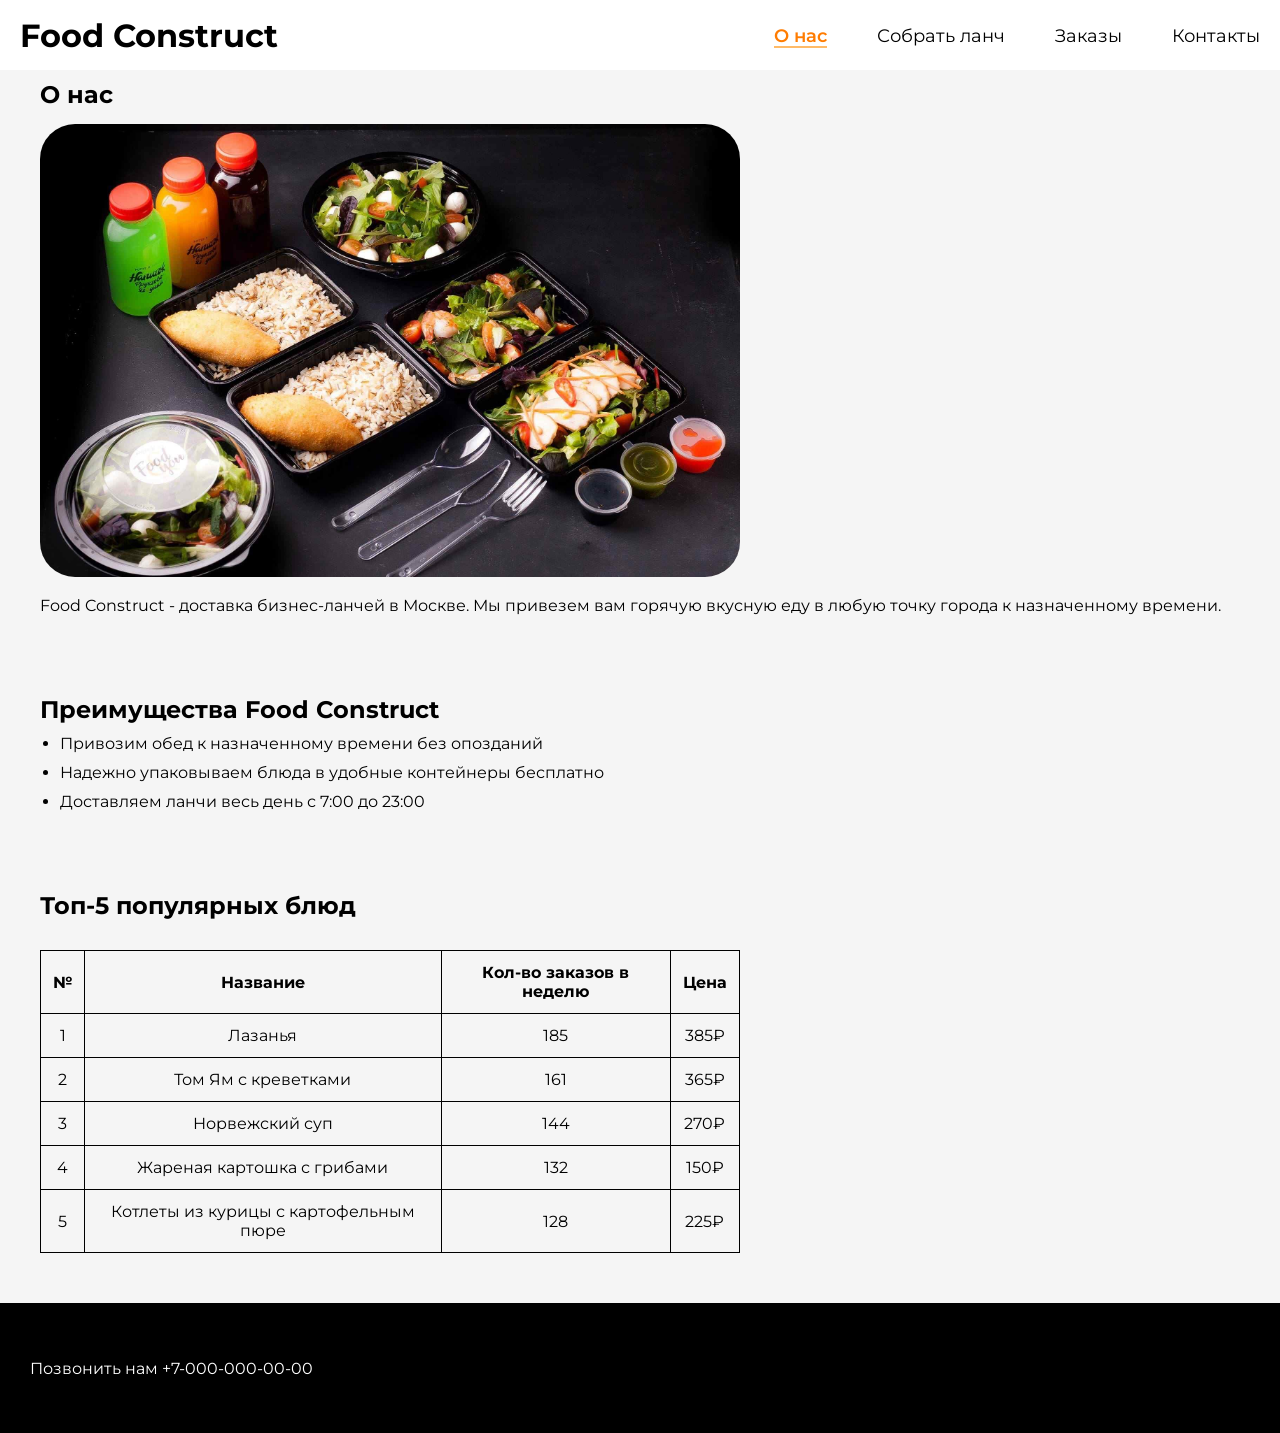
<file: index.html>
<!DOCTYPE html>
<html lang="en">
  <head>
    <meta charset="UTF-8" />
    <meta name="viewport" content="width=device-width, initial-scale=1.0" />
    <title>Food Construct</title>
    <link rel="stylesheet" href="header.css" />
    <link rel="stylesheet" href="about_us.css" />
    <link rel="preconnect" href="https://fonts.googleapis.com" />
    <link rel="preconnect" href="https://fonts.gstatic.com" crossorigin />
    <link
      href="https://fonts.googleapis.com/css2?family=Montserrat:ital,wght@0,100..900;1,100..900&display=swap"
      rel="stylesheet"
    />
  </head>
  <body>
    <div id="header-placeholder"></div>
    <main>
      <section id="about_us">
        <h2>О нас</h2>
        <img src="./img/food.jpg" alt="" />
        <p>
          Food Construct - доставка бизнес-ланчей в Москве. Мы привезем вам
          горячую вкусную еду в любую точку города к назначенному времени.
        </p>
      </section>
      <section>
        <h2>Преимущества Food Construct</h2>
        <ul>
          <li>Привозим обед к назначенному времени без опозданий</li>
          <li>Надежно упаковываем блюда в удобные контейнеры бесплатно</li>
          <li>Доставляем ланчи весь день с 7:00 до 23:00</li>
        </ul>
      </section>
      <section>
        <h2>Топ-5 популярных блюд</h2>
        <table>
          <thead>
            <tr>
              <th>№</th>
              <th>Название</th>
              <th>Кол-во заказов в неделю</th>
              <th>Цена</th>
            </tr>
          </thead>
          <tbody>
            <tr>
              <td data-label="№">1</td>
              <td data-label="Название">Лазанья</td>
              <td data-label="Заказов в неделю">185</td>
              <td data-label="Цена">385₽</td>
            </tr>
            <tr>
              <td data-label="№">2</td>
              <td data-label="Название">Том Ям с креветками</td>
              <td data-label="Заказов в неделю">161</td>
              <td data-label="Цена">365₽</td>
            </tr>
            <tr>
              <td data-label="№">3</td>
              <td data-label="Название">Норвежский суп</td>
              <td data-label="Заказов в неделю">144</td>
              <td data-label="Цена">270₽</td>
            </tr>
            <tr>
              <td data-label="№">4</td>
              <td data-label="Название">Жареная картошка с грибами</td>
              <td data-label="Заказов в неделю">132</td>
              <td data-label="Цена">150₽</td>
            </tr>
            <tr>
              <td data-label="№">5</td>
              <td data-label="Название">
                Котлеты из курицы с картофельным пюре
              </td>
              <td data-label="Заказов в неделю">128</td>
              <td data-label="Цена">225₽</td>
            </tr>
          </tbody>
        </table>
      </section>
    </main>
    <footer id="our_contacts">
      <p>Позвонить нам <a href="">+7-000-000-00-00</a></p>
    </footer>
    <script src="burger-menu.js"></script>
  </body>
</html>
</file>
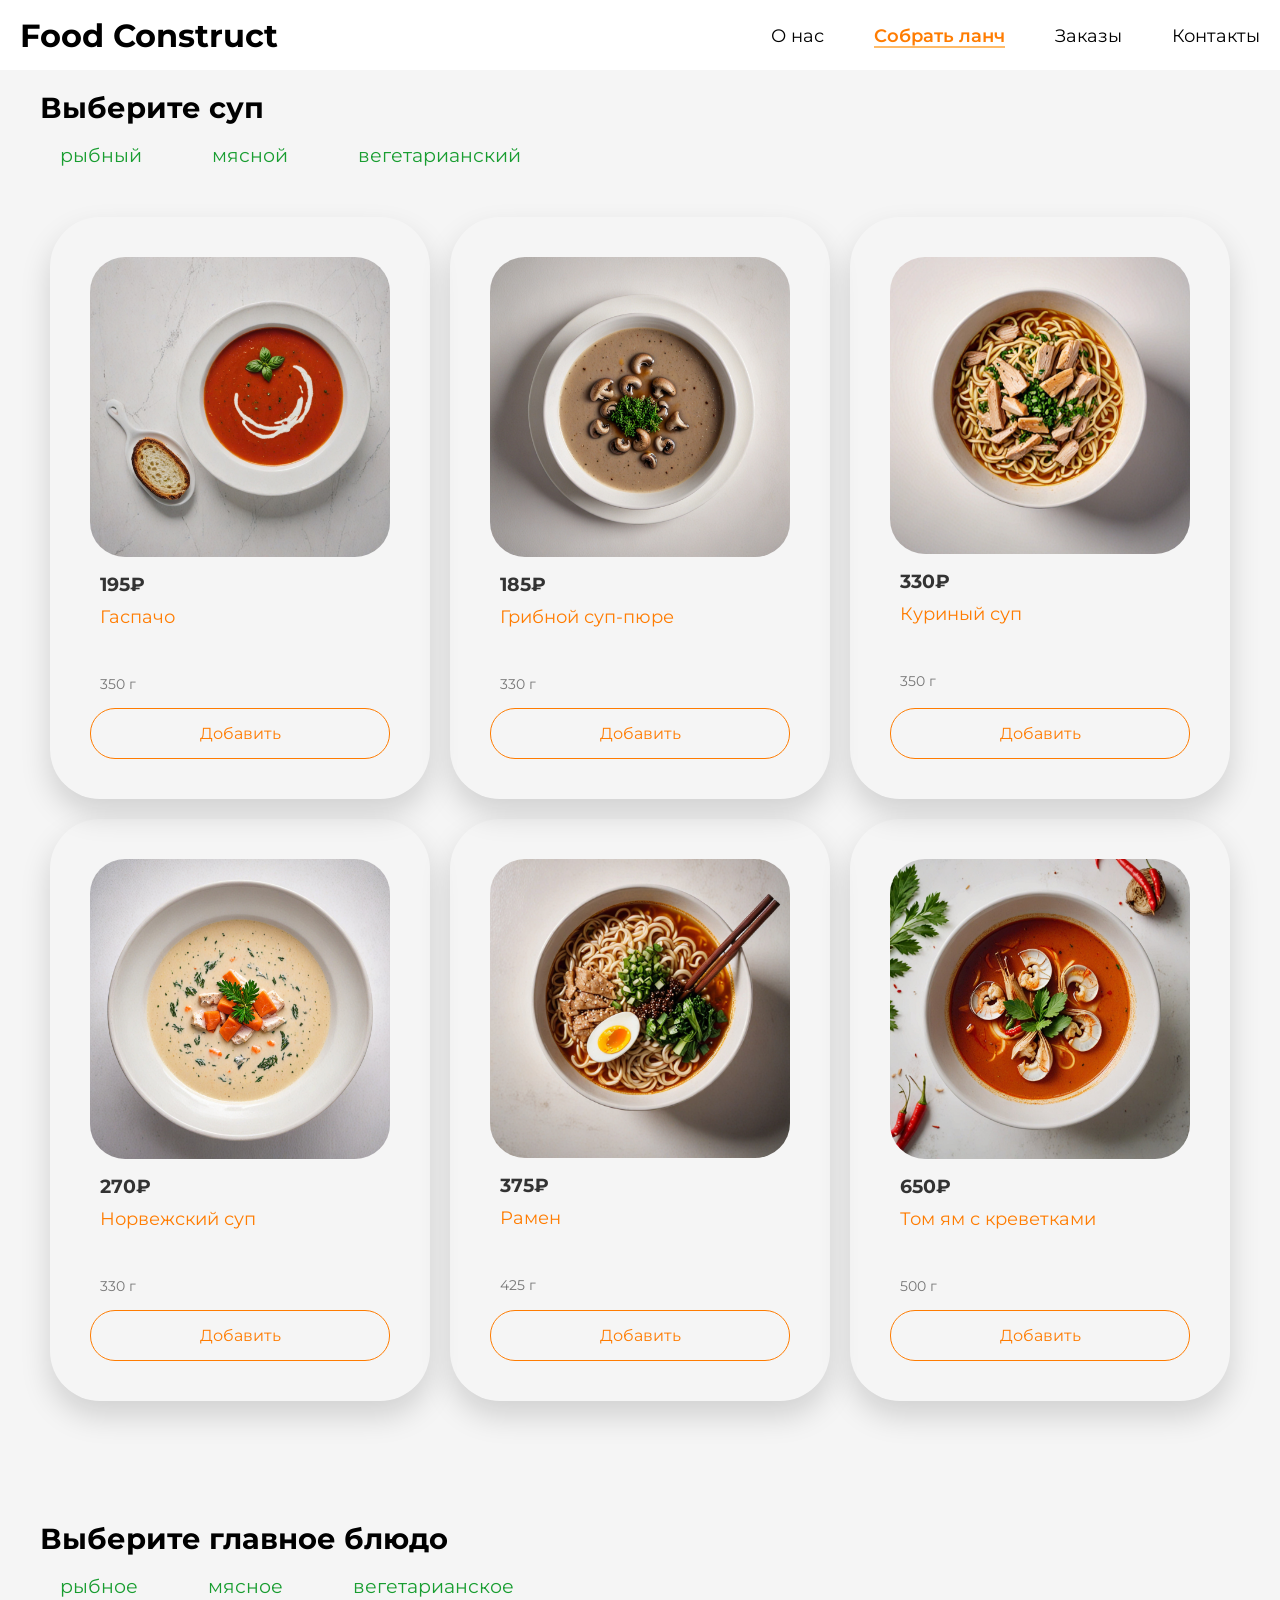
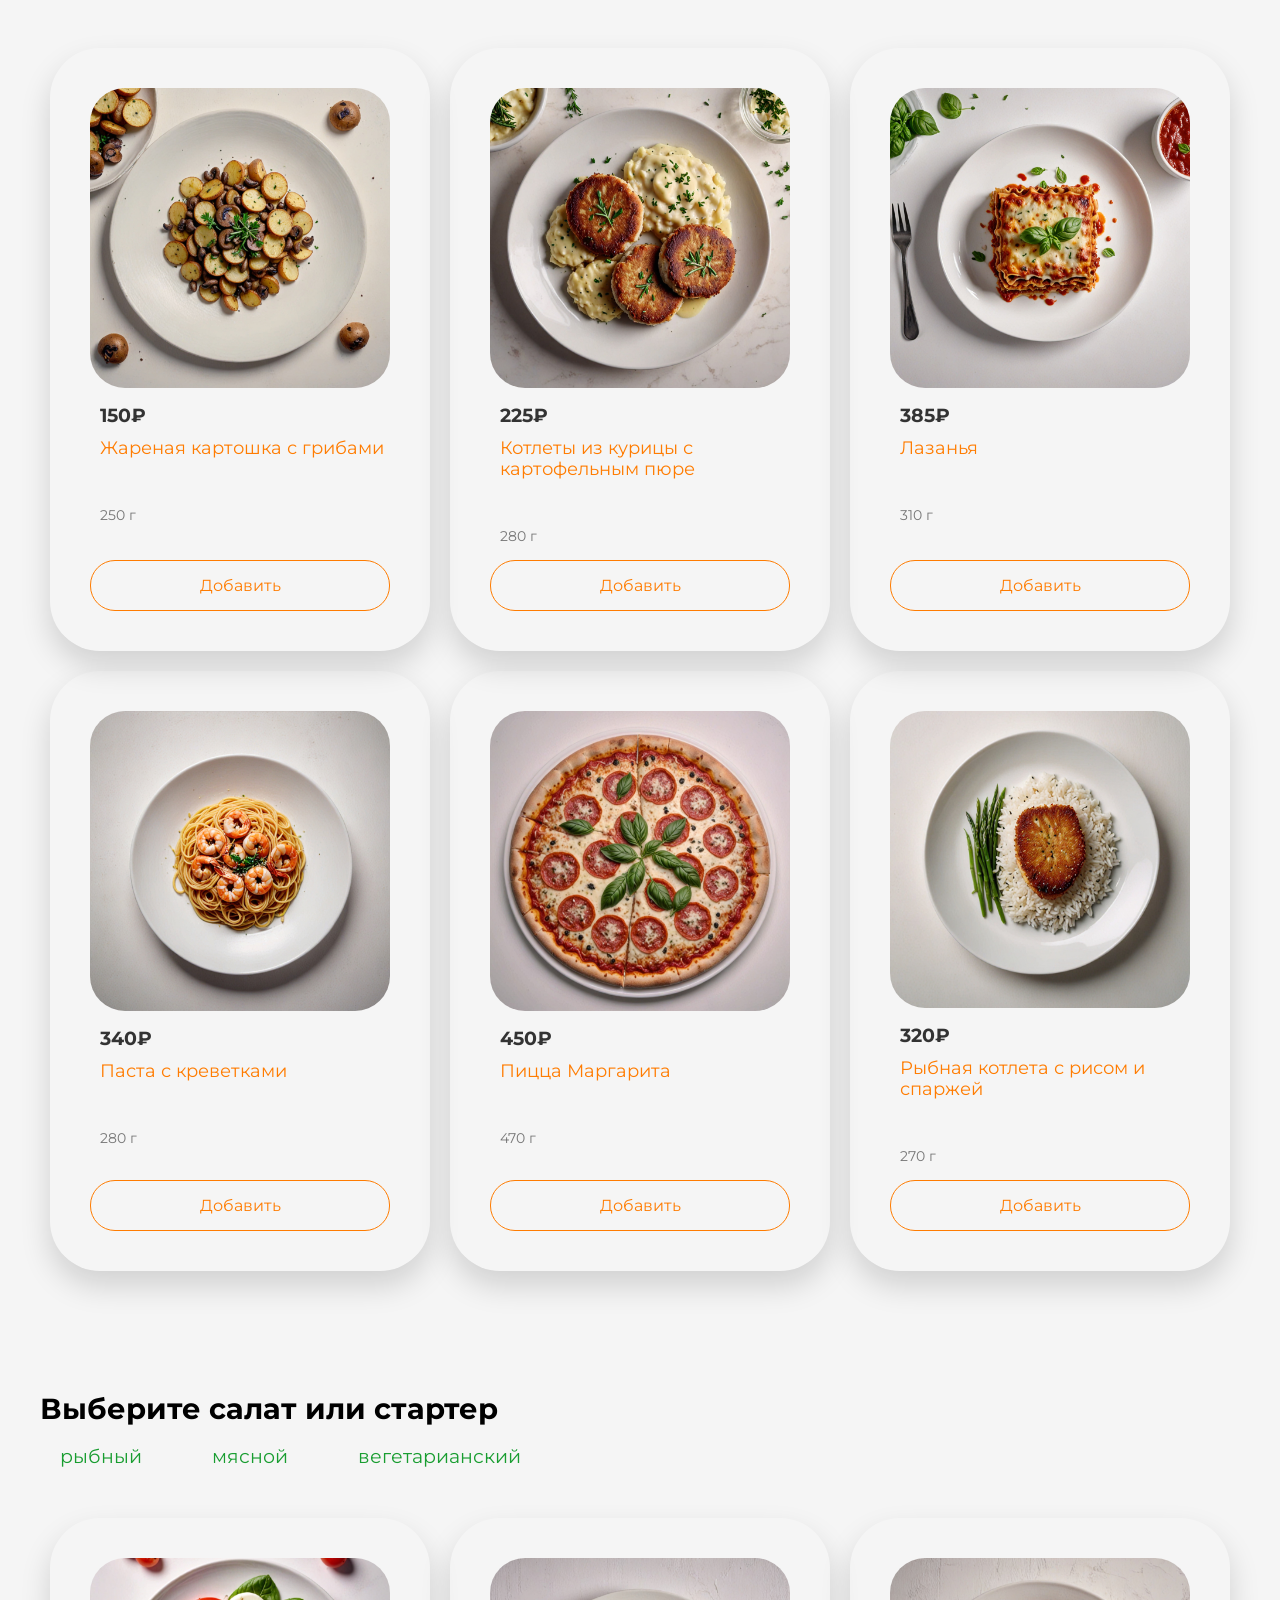
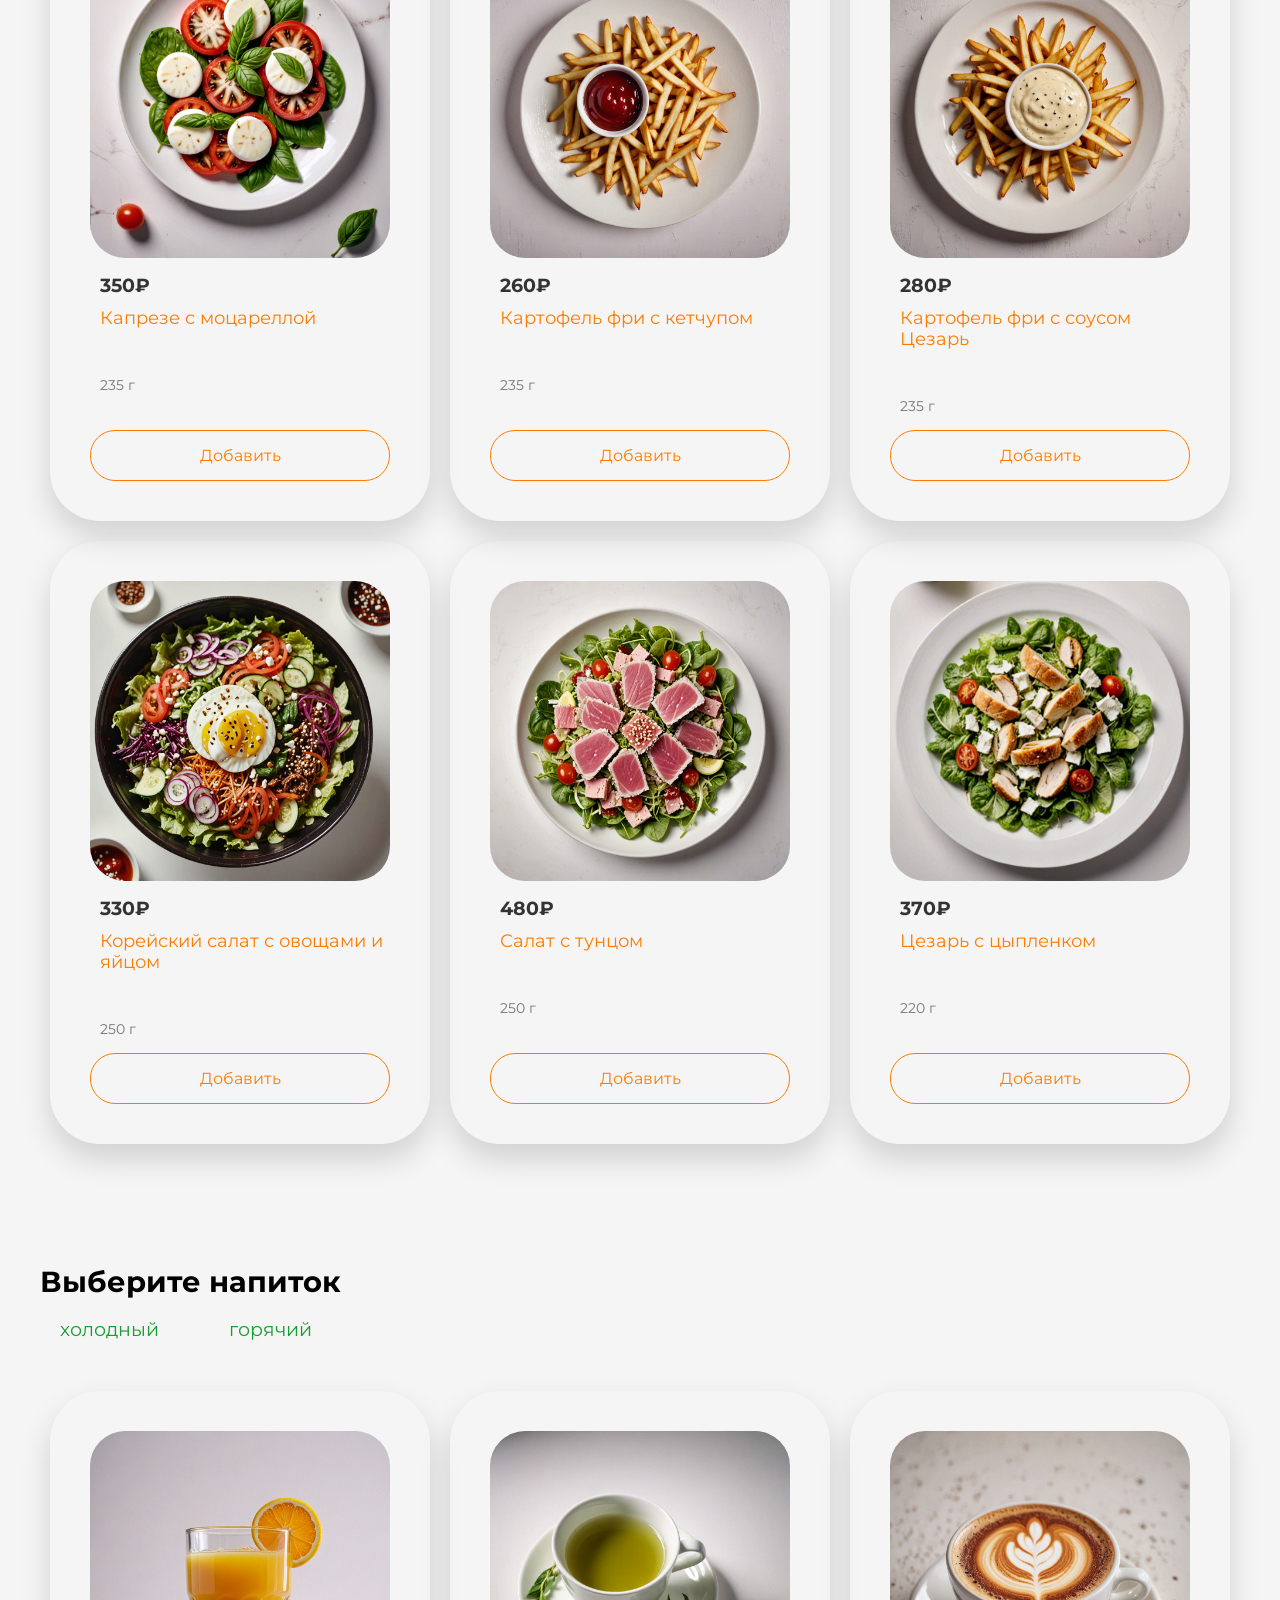
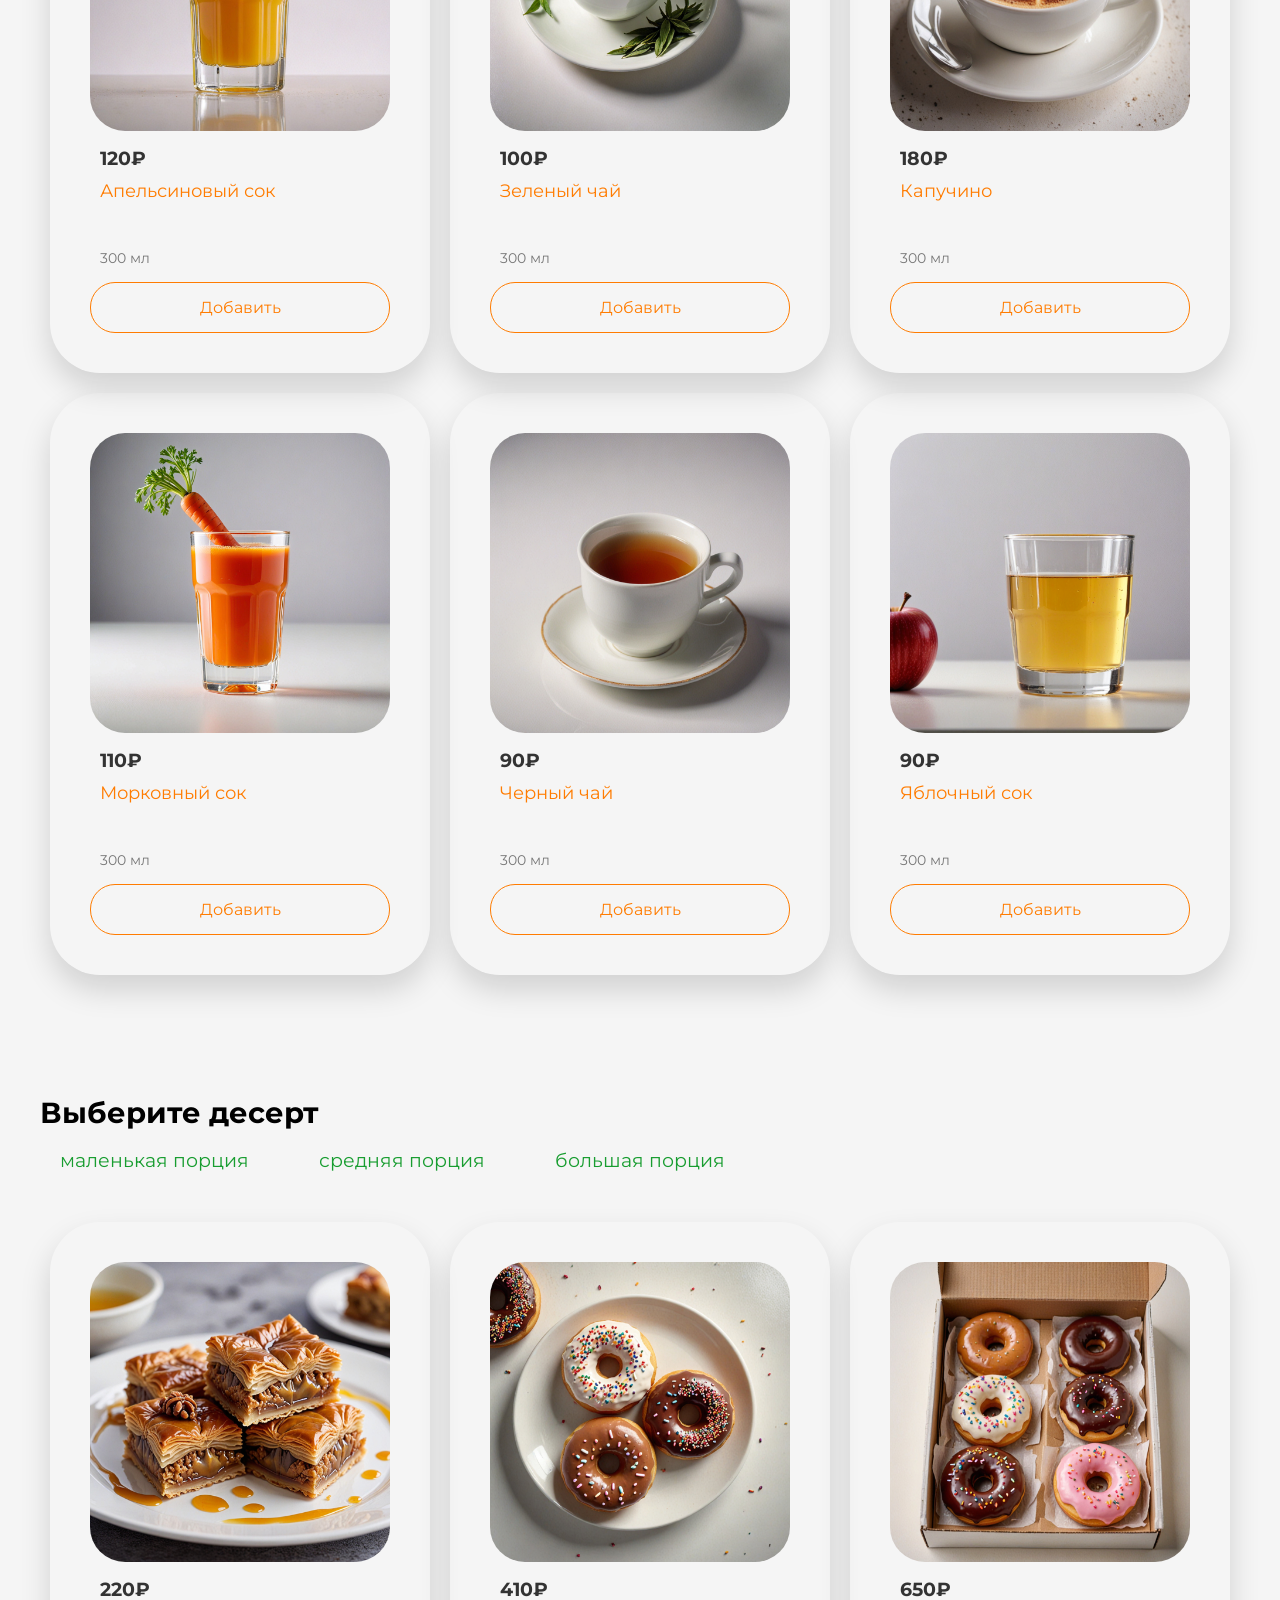
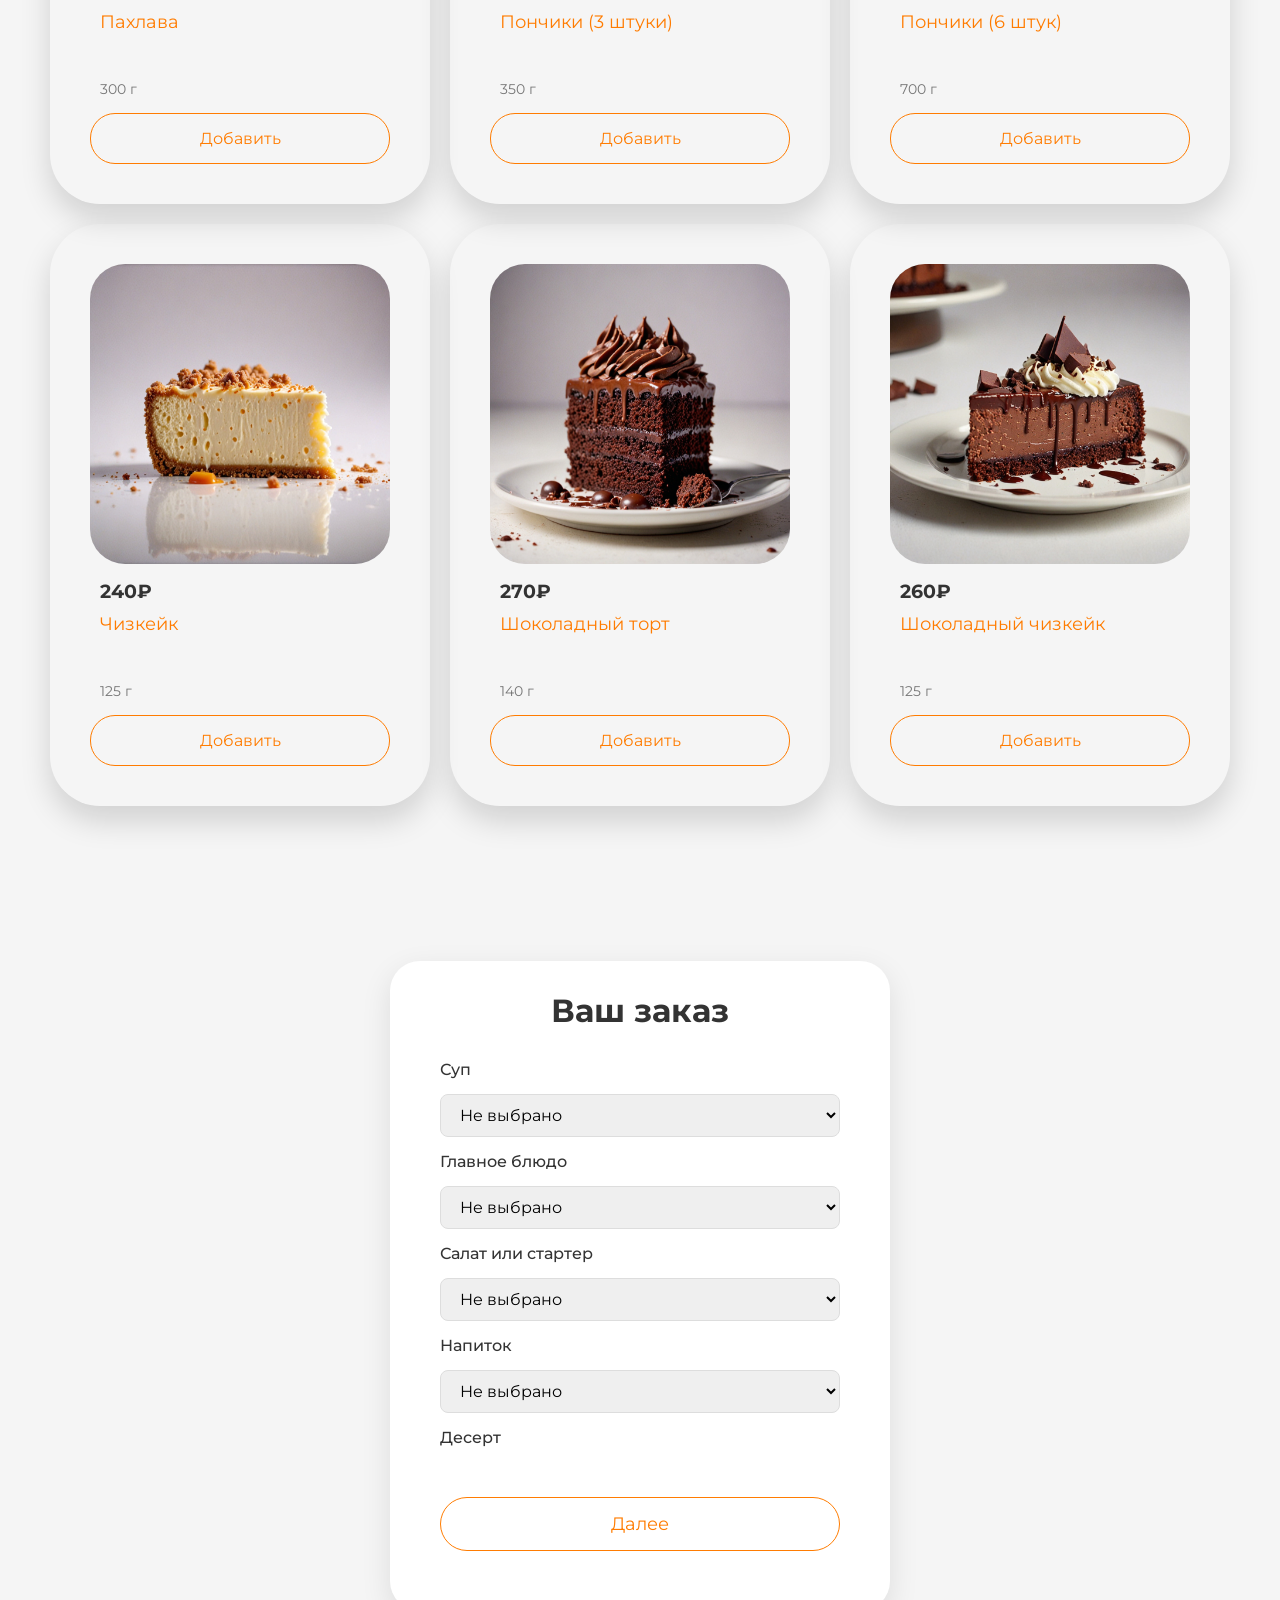
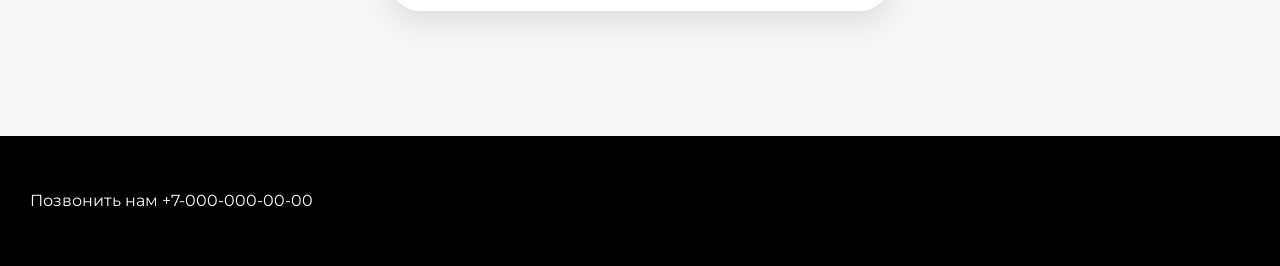
<file: make_order.html>
<!DOCTYPE html>
<html lang="en">
  <head>
    <meta charset="UTF-8" />
    <meta name="viewport" content="width=device-width, initial-scale=1.0" />
    <title>Food Construct</title>
    <link rel="stylesheet" href="header.css" />
    <link rel="stylesheet" href="make_order.css" />
    <link rel="preconnect" href="https://fonts.googleapis.com" />
    <link rel="preconnect" href="https://fonts.gstatic.com" crossorigin />
    <link
      href="https://fonts.googleapis.com/css2?family=Montserrat:ital,wght@0,100..900;1,100..900&display=swap"
      rel="stylesheet"
    />
  </head>
  <div id="toast-container"></div>
  <body>
    <div id="header-placeholder"></div>
    <main>
      <section>
        <h2>Выберите суп</h2>
        <div class="filters" data-category="soup">
          <button type="button" class="filter-btn" data-kind="fish">
            рыбный
          </button>
          <button type="button" class="filter-btn" data-kind="meat">
            мясной
          </button>
          <button type="button" class="filter-btn" data-kind="veg">
            вегетарианский
          </button>
        </div>
        <div class="list"></div>
      </section>
      <section>
        <h2>Выберите главное блюдо</h2>
        <div class="filters" data-category="main">
          <button type="button" class="filter-btn" data-kind="fish">
            рыбное
          </button>
          <button type="button" class="filter-btn" data-kind="meat">
            мясное
          </button>
          <button type="button" class="filter-btn" data-kind="veg">
            вегетарианское
          </button>
        </div>
        <div class="list"></div>
      </section>
      <section>
        <h2>Выберите салат или стартер</h2>
        <div class="filters" data-category="salads_starters">
          <button type="button" class="filter-btn" data-kind="fish">
            рыбный
          </button>
          <button type="button" class="filter-btn" data-kind="meat">
            мясной
          </button>
          <button type="button" class="filter-btn" data-kind="veg">
            вегетарианский
          </button>
        </div>
        <div class="list"></div>
      </section>
      <section>
        <h2>Выберите напиток</h2>
        <div class="filters" data-category="drink">
          <button type="button" class="filter-btn" data-kind="cold">
            холодный
          </button>
          <button type="button" class="filter-btn" data-kind="hot">
            горячий
          </button>
        </div>
        <div class="list"></div>
      </section>
      <section>
        <h2>Выберите десерт</h2>
        <div class="filters" data-category="desserts">
          <button type="button" class="filter-btn" data-kind="min">
            маленькая порция
          </button>
          <button type="button" class="filter-btn" data-kind="mid">
            средняя порция
          </button>
          <button type="button" class="filter-btn" data-kind="max">
            большая порция
          </button>
        </div>
        <div class="list"></div>
      </section>
    </main>
    <section id="section">
      <form id="orderForm" class="container">
        <!-- Страница 1: Ваш заказ -->
        <div class="loginform">
          <h2>Ваш заказ</h2>
          <div class="inputs">
            <label for="soup">Суп</label>
            <select name="soup" id="soup" >
              <option value="">Не выбрано</option>
              <option value="gazpacho">Гаспачо</option>
              <option value="mushroom">Грибной суп-пюре</option>
              <option value="norwegian">Норвежский суп</option>
              <option value="ramen">Рамен</option>
              <option value="tomyum">Том ям с креветками</option>
              <option value="chicken">Куриный суп</option>
            </select>
            <label for="main">Главное блюдо</label>
            <select name="main" id="main" >
              <option value="">Не выбрано</option>
              <option value="potatoes">Жареная картошка с грибами</option>
              <option value="lasagna">Лазанья</option>
              <option value="chickencutlets">
                Котлеты из курицы с картофельным пюре
              </option>
              <option value="fishrice">Рыбная котлета с рисом и спаржей</option>
              <option value="pizza">Пицца Маргарита</option>
              <option value="shrimppasta">Паста с креветками</option>
            </select>
            <label for="salads_starters">Салат или стартер</label>
            <select name="salads_starters" id="salads_starters">
              <option value="">Не выбрано</option>
              <option value="saladwithegg">
                Корейский салат с овощами и яйцом
              </option>
              <option value="caesar">Цезарь с цыпленком</option>
              <option value="caprese">Капрезе с моцареллой</option>
              <option value="tunasalad">Салат с тунцом</option>
              <option value="frenchfries1">
                Картофель фри с соусом Цезарь
              </option>
              <option value="frenchfries2">Картофель фри с кетчупом</option>
            </select>
            <label for="drink">Напиток</label>
            <select name="drink" id="drink" >
              <option value="">Не выбрано</option>
              <option value="orange">Апельсиновый сок</option>
              <option value="apple">Яблочный сок</option>
              <option value="carrot">Морковный сок</option>
              <option value="cappuccino">Капучино</option>
              <option value="greentea">Зеленый чай</option>
              <option value="tea">Черный чай</option>
            </select>
            <label for="desserts">Десерт</label>
            <select name="desserts" id="desserts" >
              <option value="">Не выбрано</option>
              <option value="baklava">Пахлава</option>
              <option value="checheesecake">Чизкейк</option>
              <option value="chocolatecheesecake">Шоколадный чизкейк</option>
              <option value="chocolatecake">Шоколадный торт</option>
              <option value="donuts2">Пончики (3 штуки)</option>
              <option value="donuts">Пончики (6 штук)</option>
            </select>
            <label for="comment">Комментарии к заказу</label>
            <textarea
              id="comment"
              name="comment"
              rows="4"
              placeholder="Напишите ваш комментарий здесь..."
              maxlength="500"
            ></textarea>
          </div>
          <button type="button" id="nextToData" class="btn-next">Далее</button>
        </div>

        <!-- Страница 2: Ваши данные -->
        <div class="signupform">
          <h2>Ваши данные</h2>
          <div class="inputs">
            <label for="name">ФИО</label>
            <input
              type="text"
              id="name"
              name="name"
              placeholder="Иванов Иван Иванович"
              required
            />
            <label for="email">Email</label>
            <input
              type="email"
              id="email"
              name="email"
              placeholder="Email адрес"
              required
            />
            <label class="checkbox-label">
              <input type="checkbox" id="marketing" name="marketing" />
              Получать информацию о скидках и акциях
            </label>
            <label for="phone">Номер телефона</label>
            <input
              type="tel"
              id="phone"
              name="phone"
              maxlength="16"
              placeholder="8-___-___-__-__"
              required
              oninput="formatPhone(this)"
            />
          </div>
          <div class="navigation">
            <button type="button" id="backToOrder" class="btn-back">
              Назад
            </button>
            <button type="button" id="nextToDelivery" class="btn-next">
              Далее
            </button>
          </div>
        </div>

        <!-- Страница 3: Доставка -->
        <div class="deliveryform">
          <div class="header-with-clear">
            <h2>Детали доставки</h2>
            <button type="reset" class="clear-btn" title="Очистить все формы">
              <img
                src="./img/free-icon-delete-216658.png"
                alt=""
                width="30px"
              />
            </button>
          </div>
          <div class="inputs">
            <div class="delivery-address">
              <label for="address">Адрес доставки</label><br /><br />
              <input
                type="text"
                id="address"
                name="address"
                placeholder="Улица, дом, квартира"
                required
              />
            </div>

            <p class="delivery-info">
              Доставка осуществляется только по Москве
            </p>

            <div class="time-option">
              <label class="radio-label">
                <input type="radio" name="deliveryTime" value="asap" checked />
                <span class="radio-custom"></span>
                Как можно скорее
              </label>
            </div>

            <div class="time-option">
              <label class="radio-label">
                <input type="radio" name="deliveryTime" value="scheduled" />
                <span class="radio-custom"></span>
                К указанному времени
              </label>
            </div>

            <div
              class="scheduled-time"
              id="scheduledTime"
              style="display: none"
            >
              <label for="deliveryTime">Укажите время доставки</label>
              <input
                type="time"
                id="deliveryTime"
                name="deliveryTimeValue"
                min="07:00"
                max="23:00"
                step="600"
              />
            </div>

            <div class="delivery-note">
              <p><strong>Доступное время доставки с 7:00 до 23:00</strong></p>
            </div>
          </div>
          <div class="navigation">
            <button type="button" id="backToData" class="btn-back">
              Назад
            </button>
            <button type="submit" id="submitOrder" class="btn-next">
              Оформить заказ
            </button>
          </div>
        </div>
      </form>
    </section>
    <footer id="our_contacts">
      <p>Позвонить нам <a href="">+7-000-000-00-00</a></p>
    </footer>
    <div class="menu-overlay" id="menuOverlay"></div>
    <script src="./dishes.js"></script>
    <script src="burger-menu.js"></script>
    <script src="./script.js"></script>
  </body>
</html>
</file>
<file: header.css>
header {
  position: fixed;
  top: 0;
  width: 100%;
  z-index: 1000;
  background: rgba(255, 255, 255);
  backdrop-filter: blur(5px);
}
.container {
  max-width: 1400px;
  margin: auto;
  padding: 0 20px;
}
.navbar {
  display: flex;
  align-items: center;
  justify-content: space-between;
  height: 70px;
}
.logo {
  font-size: 2rem;
  font-weight: bold;
}
.nav-menu {
  display: flex;
  align-items: center;
  gap: 50px;
  padding: 0;
}
.nav-item {
  list-style: none;
}
.nav-link {
  color: #000;
  text-decoration: none;
  font-size: 1.1rem;
  transition: color 0.24s;
}
.nav-link.active {
  color: #ff7c01;
  font-weight: 600;
  border-bottom: 2px solid #ffbb68;
}
.nav-link:hover {
  color: #ff7c01;
}
.hamburger {
  display: none;
  cursor: pointer;
  flex-direction: column;
  gap: 5px;
  height: 36px;
  width: 36px;
}
.bar {
  width: 26px;
  height: 3px;
  border-radius: 20px;
  background: #000;
  transition: all 0.3s ease;
}

@media (max-width: 800px) {
  .hamburger {
    display: flex;
    justify-content: center;
    align-items: center;
  }
  .nav-menu {
    position: fixed;
    right: 0px;
    top: 70px;
    width: 220px;
    min-width: 170px;
    background: rgba(255, 255, 255);
    border-bottom-left-radius: 20px;
    flex-direction: column;
    align-items: flex-start;
    padding: 26px 10px 18px 18px;
    gap: 0;
    opacity: 0;
    pointer-events: none;
    transform: translateY(-20px);
    transition: opacity 0.34s, transform 0.32s, box-shadow 0.3s;
  }
  .nav-menu.active {
    opacity: 1;
    pointer-events: all;
    transform: translateY(0);
  }
  .nav-item {
    width: 100%;
    margin-bottom: 10px;
    text-align: left;
  }
  .nav-link {
    font-size: 1.14rem;
    display: block;
    padding: 12px;
    width: 100%;
  }
  .nav-link.active {
    color: #ff7c01;
    border-bottom: 2px solid #ff7c01;
  }
  .hamburger.active .bar:nth-child(1) {
    transform: translateY(8px) rotate(45deg);
  }
  .hamburger.active .bar:nth-child(2) {
    opacity: 0;
  }
  .hamburger.active .bar:nth-child(3) {
    transform: translateY(-8px) rotate(-45deg);
  }
}
</file>
<file: about_us.css>
* {
  margin: 0;
  padding: 0;
  box-sizing: border-box;
  font-family: "Montserrat", sans-serif;
}

body {
  min-height: 100%;
  background-color: #f5f5f5;
}

section {
  margin: 80px 40px 0;
}

section img {
  border-radius: 35px;
  margin: 15px 0;
  width: 700px;
  max-width: 100%;
  height: auto;
}

section ul li {
  margin: 10px 20px;
}

section table {
  cursor: pointer;
  width: 700px;
  max-width: 100%;
  border-collapse: collapse;
  margin: 30px 0;
}

section table th,
section table td {
  border: 1px solid #000;
  padding: 12px;
  text-align: center;
}

section table tr:hover {
  transition: background-color 0.3s ease-in-out;
  background-color: #ff6200f5;
}

footer {
  display: flex;
  padding-left: 30px;
  align-items: center;
  margin-top: 50px;
  height: 130px;
  color: #fff;
  background-color: #000;
}

footer p a {
  text-decoration: none;
  color: #fff;
}

@media (max-width: 768px) {
  

  section {
    margin: 80px 20px 0;
  }

  section img {
    width: 100%;
  }

  section table {
    width: 100%;
    font-size: 14px;
  }

  section table th,
  section table td {
    padding: 8px;
  }

  footer {
    padding-left: 20px;
    height: 100px;
    margin-top: 30px;
  }

  footer p {
    font-size: 14px;
  }
}

@media (max-width: 480px) {
 

  section {
    margin: 80px 15px 0;
  }

  section h2 {
    font-size: 20px;
    text-align: center;
  }

  section table {
    font-size: 12px;
  }

  section table th,
  section table td {
    padding: 6px 4px;
  }

  section table thead {
    display: none;
  }

  section table tr {
    display: block;
    margin-bottom: 15px;
    border: 1px solid #000;
  }

  section table td {
    display: block;
    text-align: right;
    position: relative;
    padding-left: 50%;
    border: none;
    border-bottom: 1px solid #ddd;
  }

  section table td:before {
    content: attr(data-label);
    position: absolute;
    left: 6px;
    width: 45%;
    padding-right: 10px;
    white-space: nowrap;
    text-align: left;
    font-weight: bold;
  }

  footer {
    padding-left: 15px;
    height: 80px;
    justify-content: center;
  }

  footer p {
    font-size: 12px;
    text-align: center;
  }
}

@media (max-width: 320px) {

  section table {
    font-size: 11px;
  }

  footer p {
    font-size: 11px;
  }
}
</file>
<file: make_order.css>
* {
  margin: 0;
  padding: 0;
  box-sizing: border-box;
  font-family: "Montserrat", sans-serif;
}

#toast-container {
  position: fixed;
  top: 32px;
  right: 32px;
  z-index: 9999;
  display: flex;
  flex-direction: column;
  align-items: flex-end;
  gap: 16px;
}

.toast {
  min-width: 320px;
  max-width: 380px;
  padding: 18px 32px 18px 20px;
  background: #eafaf1;
  color: #135d2a;
  font-size: 0.7rem;
  font-weight: 500;
  border-radius: 18px 26px 26px 18px;
  box-shadow: 0 4px 28px rgba(130, 180, 160, 0.18);
  display: flex;
  align-items: flex-start;
  flex-direction: column;
  position: relative;
  overflow: hidden;
  border-left: 8px solid #6cd67b;
  animation: toast-in 0.6s;
  gap: 2px;
}

.toast > div,
.toast > p {
  display: block;
  margin: 0;
  width: 100%;
}

@keyframes toast-in {
  from {
    opacity: 0;
    transform: translateY(-40px);
  }
  to {
    opacity: 1;
    transform: translateY(0);
  }
}

.toast-error {
  background: #fef3f2;
  color: #a11313;
  border-left-color: #ee4d47;
}
.toast-success {
  background: #eafaf1;
  color: #135d2a;
  border-left-color: #6cd67b;
}

.toast-close {
  margin-left: auto;
  background: none;
  border: none;
  color: inherit;
  font-size: 1.5rem;
  cursor: pointer;
  align-self: start;
}

@media (max-width: 500px) {
  .toast {
    min-width: 200px;
    max-width: 90vw;
    font-size: 1em;
    padding: 12px 8vw 12px 6vw;
  }
}

body {
  min-height: 100%;
  background-color: #f5f5f5;
}

main section {
  margin-top: 60px;
  display: flex;
  flex-direction: column;
  padding: 30px 40px;
  width: 100%;
}

main section h2 {
  font-size: 1.8rem;
  margin-bottom: 20px;
}

main section .list {
  margin-top: 30px;
  display: flex;
  flex-wrap: wrap;
  justify-content: center;
  gap: 20px;
}

main section .list .card {
  padding: 40px;
  border-radius: 50px;
  display: flex;
  flex-direction: column;
  box-shadow: 0 15px 30px rgba(0, 0, 0, 0.15);
  transition: transform 0.3s ease;
  width: 380px;
}

main section .list .card:hover {
  transform: translateY(-5px);
}

main section .list .card img {
  width: 100%;
  height: auto;
  object-fit: cover;
  border-radius: 35px;
  margin-bottom: 15px;
}

main section .list .card div {
  margin: 0 0 15px 10px;
  flex-grow: 1;
}

main section .list .card p:first-child {
  font-weight: bold;
  font-size: 1.2rem;
  color: #333;
}

main section .list .card p:nth-child(2) {
  font-size: 1.1rem;
  margin: 10px 0;
  color: #ff7c01;
}

main section .list .card p:last-child {
  color: #777;
  font-size: 0.9rem;
}

main section .list .card button {
  background-color: transparent;
  color: #ff7c01;
  border: 1px solid #ff7c01;
  padding: 15px 30px;
  border-radius: 25px;
  cursor: pointer;
  font-size: 1rem;
  transition: all 0.3s ease;
  margin-top: auto;
}

main section .list .card button:hover {
  background: linear-gradient(to right, #ff7c01, #ffa600);
  border: none;
  color: #fff;
  transform: scale(1.05);
}

main section .list .card button.added {
  background: #a6eec6;
  border-color: #33ba56;
  color: #135d2a;
  cursor: default;
  font-weight: bold;
}

main section .list .card button.added:hover {
  background: #a6eec6;
  border-color: #33ba56;
  color: #135d2a;
  transform: scale(1.05);
}

.filters {
  display: flex;
  gap: 30px;
  margin-bottom: 12px;
  margin-top: -10px;
  align-items: center;
}

.filter-btn {
  background: transparent;
  border: none;
  font-size: 1.2rem;
  color: #189d30;
  padding: 8px 20px;
  border-radius: 24px;
  cursor: pointer;
  transition: background 0.3s, color 0.3s, box-shadow 0.3s;
}

.filter-btn.active,
.filter-btn:active {
  background: #d5eedd;
  color: #189d30;
  font-weight: bold;
  box-shadow: 0 2px 10px #eaf5ed;
}

.filter-btn:focus {
  outline: none;
  background: #d5eedd;
}

#section {
  width: 100%;
  height: 100vh;
  display: flex;
  align-items: center;
  justify-content: center;
  background-color: #f5f5f5;
}

#section .container {
  border-radius: 30px;
  width: 500px;
  height: 650px;
  background-color: white;
  position: relative;
  overflow: hidden;
  box-shadow: 0 10px 30px rgba(0, 0, 0, 0.1);
}

#section .container .loginform,
#section .container .signupform,
#section .container .deliveryform {
  display: flex;
  position: absolute;
  flex-direction: column;
  align-items: center;
  justify-content: flex-start;
  gap: 30px;
  width: 500px;
  height: 100%;
  padding: 30px 0;
  transition: 0.3s ease-in-out;
  box-sizing: border-box;
}

#section .container .loginform {
  left: 0;
}

#section .container .signupform {
  left: 100%;
}

#section .container .deliveryform {
  left: 200%;
}

#section .container .loginform h2,
#section .container .signupform h2,
#section .container .deliveryform h2 {
  font-size: 2rem;
  margin: 0;
  color: #333;
  text-align: center;
}

#section .container .loginform .inputs,
#section .container .signupform .inputs,
#section .container .deliveryform .inputs {
  width: 80%;
  display: flex;
  flex-direction: column;
  gap: 15px;
}

#section .container .loginform .inputs {
  height: 400px;
  overflow-y: auto;
}

#section .container .signupform .inputs {
  height: 320px;
}

#section .container .deliveryform .inputs {
  height: 380px;
  overflow-y: auto;
}

#section .container .inputs label {
  font-size: 16px;
  font-weight: 500;
  color: #333;
}

#section .container .inputs select,
#section .container .inputs input,
#section .container .inputs textarea {
  width: 100%;
  height: 50px;
  border-radius: 8px;
  border: 1px solid #ddd;
  padding: 10px 15px;
  font-size: 16px;
  box-sizing: border-box;
  transition: border-color 0.3s;
}

#section .container .inputs textarea {
  min-height: 85px;
  padding: 15px;
  font-family: inherit;
}

.sticky-cost {
  position: sticky;
  bottom: 0;
  background: #fff;
  box-shadow: 0 2px 10px rgba(0, 0, 0, 0.07);
  z-index: 10;
  padding: 20px 10px;
  width: auto;
  min-width: 180px;
  transition: box-shadow 0.2s, background 0.3s;
}

#section .container .inputs select:focus,
#section .container .inputs input:focus,
#section .container .inputs textarea:focus {
  outline: none;
  border-color: #ff7c01;
}

#section .container .inputs .checkbox-label {
  display: flex;
  align-items: center;
  gap: 10px;
  cursor: pointer;
  margin: 10px 0;
}

#section .container .inputs .checkbox-label input {
  width: 20px;
  height: 20px;
  margin: 0;
}

.header-with-clear {
  display: flex;
  justify-content: space-between;
  align-items: center;
  width: 80%;
}

.clear-btn {
  background: none;
  border: none;
  font-size: 24px;
  cursor: pointer;
  padding: 5px 10px;
  border-radius: 5px;
  transition: all 0.3s ease;
}

.clear-btn:hover {
  background-color: #ffebee;
  transform: scale(1.1);
}

.radio-label {
  display: flex;
  align-items: center;
  gap: 10px;
  cursor: pointer;
  margin: 15px 0;
  font-size: 16px;
}

.radio-label input[type="radio"] {
  display: none;
}

.radio-custom {
  width: 20px;
  height: 20px;
  border: 2px solid #ddd;
  border-radius: 50%;
  position: relative;
  transition: all 0.3s ease;
}

.radio-label input[type="radio"]:checked + .radio-custom {
  border-color: #ff7c01;
}

.radio-label input[type="radio"]:checked + .radio-custom::after {
  content: "";
  width: 10px;
  height: 10px;
  background: #ff7c01;
  border-radius: 50%;
  position: absolute;
  top: 50%;
  left: 50%;
  transform: translate(-50%, -50%);
}

.delivery-info {
  color: #666;
  margin-bottom: 20px;
  text-align: center;
  font-size: 14px;
}

.delivery-note {
  background-color: #f8f9fa;
  padding: 15px;
  border-radius: 8px;
  margin-top: 20px;
  text-align: center;
}

.delivery-note p {
  margin: 0;
  color: #666;
  font-size: 14px;
}

.scheduled-time {
  margin: 15px 0;
}

.scheduled-time input[type="time"] {
  width: 100%;
  height: 50px;
  border-radius: 8px;
  border: 1px solid #ddd;
  padding: 0 15px;
  font-size: 16px;
  margin-top: 5px;
}

.delivery-address {
  margin-bottom: 20px;
}

#section .container .loginform .btn-next {
  width: 80%;
  padding: 15px 30px;
  font-size: 18px;
  border-radius: 30px;
  color: #ff7c01;
  border: 1px solid #ff7c01;
  background-color: transparent;
  cursor: pointer;
  transition: all 0.3s ease;
}

#section .container .loginform .btn-next:hover {
  color: #fff;
  background: linear-gradient(to right, #ff7c01, #ffa600);
  transform: scale(1.02);
}

#section .container .signupform .navigation,
#section .container .deliveryform .navigation {
  width: 80%;
  display: flex;
  gap: 10px;
  justify-content: space-between;
}

#section .container .signupform .navigation button,
#section .container .deliveryform .navigation button {
  width: 48%;
  padding: 15px 0;
  font-size: 18px;
  border-radius: 30px;
  background-color: transparent;
  cursor: pointer;
  transition: all 0.3s ease;
}

.btn-back {
  border: 1px solid #ff7c01;
  color: #ff7c01;
}

.btn-back:hover {
  color: #fff;
  background: linear-gradient(to right, #ffa600, #ff7c01);
  transform: scale(1.02);
}

.btn-next {
  color: #ff7c01;
  border: 1px solid #ff7c01;
}

.btn-next:hover {
  color: #fff;
  background: linear-gradient(to right, #ffa600, #ff7c01);
  transform: scale(1.02);
}

#section .container .loginform .btn-next,
#section .container .signupform .navigation,
#section .container .deliveryform .navigation {
  margin-top: auto;
  margin-bottom: 30px;
}

footer {
  display: flex;
  padding-left: 30px;
  align-items: center;
  height: 130px;
  color: #fff;
  background-color: #000;
}

footer p a {
  text-decoration: none;
  color: #fff;
}

@media (max-width: 800px) {

  main section {
    padding: 20px 30px;
  }

  main section h2 {
    font-size: 1.8rem;
  }

  main section .list .card {
    width: calc(50% - 30px);
    min-width: 250px;
    padding: 30px;
    border-radius: 35px;
  }

  main section .list .card img {
    border-radius: 25px;
  }

  main section .list .card p:nth-child(2) {
    margin: 0;
  }
  .filters {
    gap: 20px;
  }

  .filter-btn {
    font-size: 1rem;
  }

  #section {
    padding: 125px 25px;
    height: auto;
  }

  #section .container {
    width: 90%;
    height: 600px;
  }

  #section .container .loginform,
  #section .container .signupform,
  #section .container .deliveryform {
    width: 100%;
    padding: 20px 0;
    gap: 20px;
  }

  #section .container .loginform h2,
  #section .container .signupform h2,
  #section .container .deliveryform h2 {
    font-size: 1.8rem;
  }

  #section .container .loginform .inputs,
  #section .container .signupform .inputs,
  #section .container .deliveryform .inputs {
    width: 90%;
  }

  .header-with-clear {
    width: 90%;
  }

  #section .container .loginform .btn-next,
  #section .container .signupform .navigation,
  #section .container .deliveryform .navigation {
    width: 90%;
  }
}

@media (max-width: 480px) {

  main section {
    padding: 15px 20px;
  }

  main section h2 {
    font-size: 1.6rem;
  }

  main section .list {
    gap: 20px;
  }

  main section .list .card {
    width: 100%;
    max-width: 350px;
  }

  .filters {
    gap: 5px;
  }

  .filter-btn {
    font-size: 0.9rem;
    padding: 5px 12.5px;
  }

  #section .container {
    height: 550px;
    width: 95%;
  }

  #section .container .loginform h2,
  #section .container .signupform h2,
  #section .container .deliveryform h2 {
    font-size: 1.5rem;
  }

  #section .container .inputs select,
  #section .container .inputs input,
  #section .container .inputs textarea {
    font-size: 14px;
    height: 45px;
    padding: 8px 12px;
  }

  #section .container .inputs textarea {
    height: 120px;
    padding: 10px;
  }

  #section .container .signupform .navigation button,
  #section .container .deliveryform .navigation button {
    font-size: 14px;
  }

  #section .container .loginform .inputs {
    height: 350px;
  }

  #section .container .signupform .inputs {
    height: 300px;
  }

  #section .container .deliveryform .inputs {
    height: 330px;
  }

  .delivery-note {
    padding: 10px;
  }

  .delivery-note p {
    font-size: 12px;
  }

  .delivery-info {
    font-size: 12px;
  }
}

@media (max-width: 320px) {
  main section {
    padding: 10px 15px;
  }

  main section h2 {
    font-size: 1.4rem;
  }

  main section .list .card {
    padding: 15px;
  }

  main section .list .card button {
    padding: 10px 25px;
  }

  #section .container {
    height: 500px;
  }

  #section .container .loginform,
  #section .container .signupform,
  #section .container .deliveryform {
    padding: 15px 0;
    gap: 15px;
  }

  #section .container .loginform h2,
  #section .container .signupform h2,
  #section .container .deliveryform h2 {
    font-size: 1.3rem;
  }

  #section .container .inputs label {
    font-size: 14px;
  }

  #section .container .inputs select,
  #section .container .inputs input,
  #section .container .inputs textarea {
    font-size: 13px;
    height: 40px;
  }

  #section .container .loginform .btn-next,
  #section .container .signupform .navigation button,
  #section .container .deliveryform .navigation button {
    padding: 12px 0;
  }

  .radio-label {
    font-size: 14px;
  }

  .clear-btn img {
    width: 25px;
  }
}
</file>
